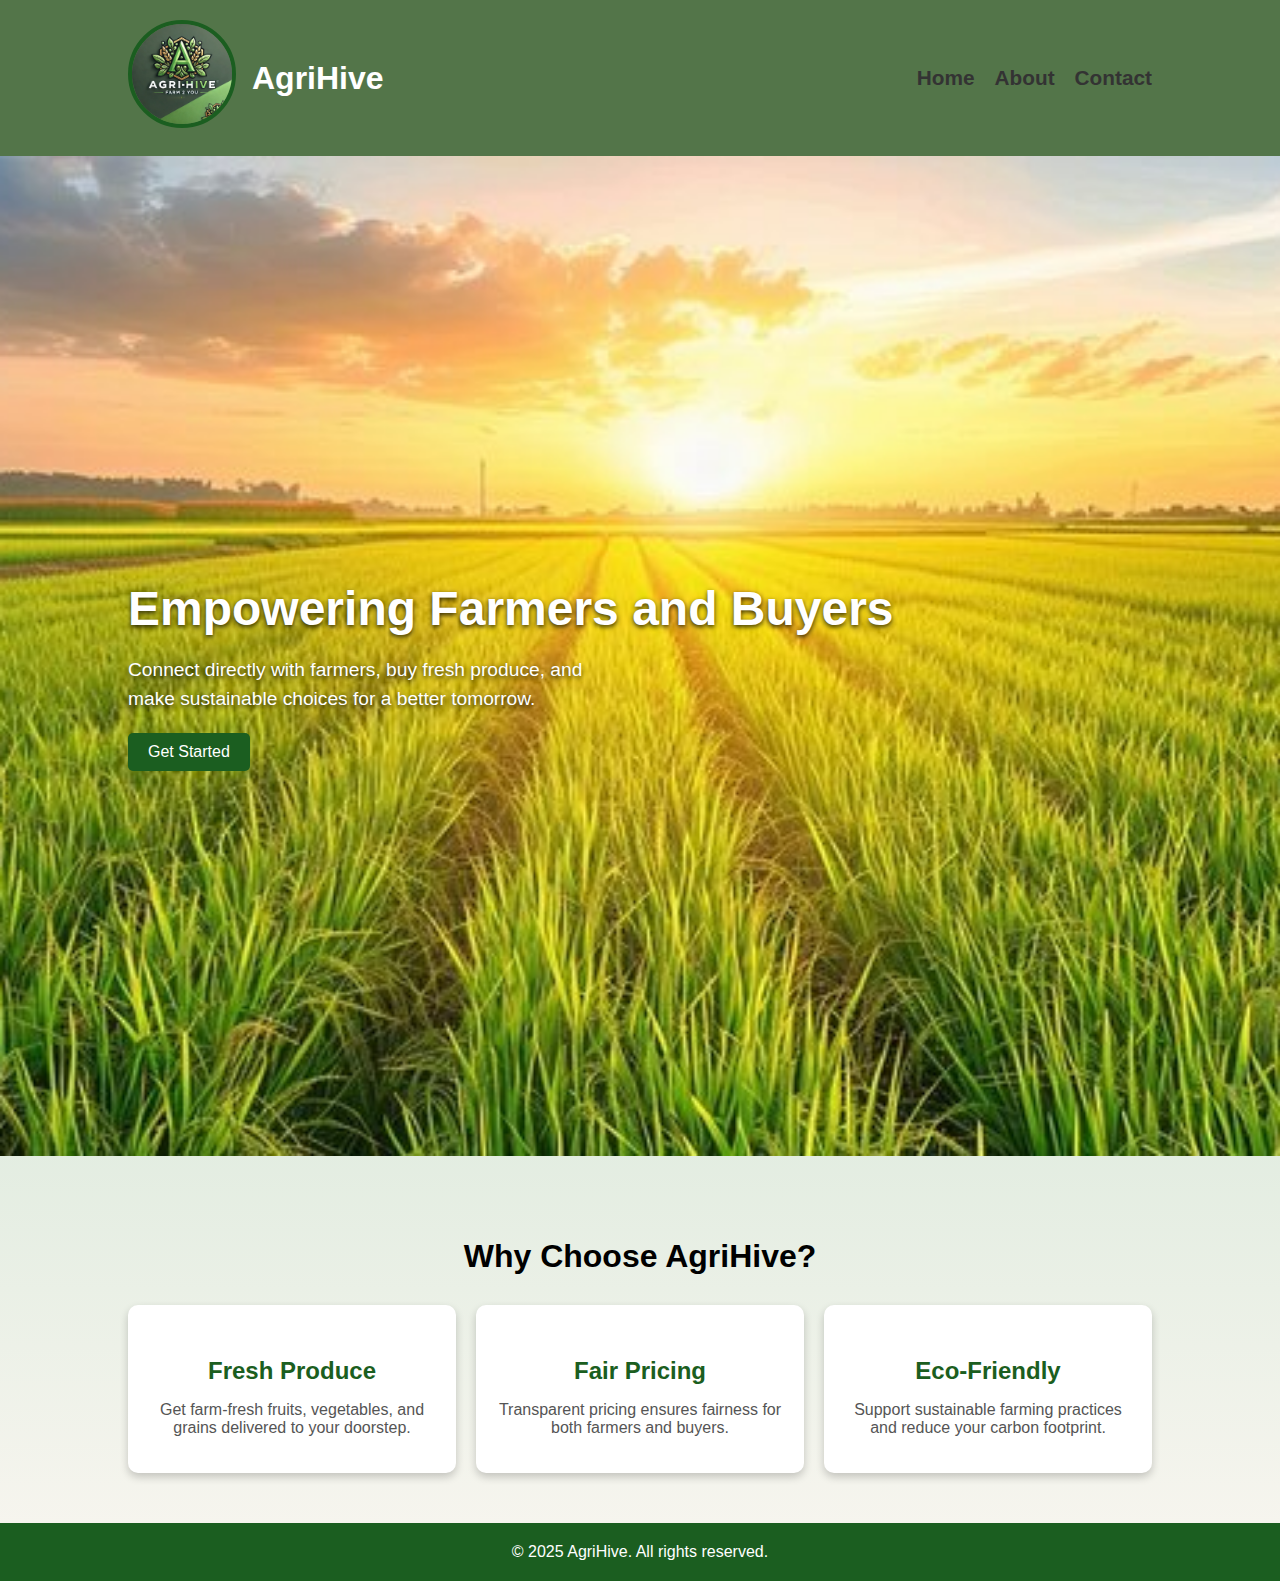
<file: index.html>
<!DOCTYPE html>
<html lang="en">
<head>
    <meta charset="UTF-8">
    <meta name="viewport" content="width=device-width, initial-scale=1.0">
    <title>Agri Marketplace</title>
    <link rel="stylesheet" href="Style.css">
</head>
<body>
    <header>
        <div class="logo">
            <img src="./images/Agrilogo.jpg">
            <h1>AgriHive</h1>
        </div>
        <nav>
            <ul>
                <li><a href="">Home</a></li>
                <li><a href="About Us.html">About</a></li>
                <li><a href="#">Contact</a></li>
            </ul>
        </nav>
    </header>

    <div class="hero">

        <div class="hero-text">
            
            <h2>Empowering Farmers and Buyers</h2>
            <p>Connect directly with farmers, buy fresh produce, and make sustainable choices for a better tomorrow.</p>
            <button class="btn">Get Started</button>
        </div>
    </div>

    <section class="features">
        <h3>Why Choose AgriHive?</h3>
        <div class="feature-cards">
            <div class="feature-card">
                <h4>Fresh Produce</h4>
                <p>Get farm-fresh fruits, vegetables, and grains delivered to your doorstep.</p>
            </div>
            <div class="feature-card">
                <h4>Fair Pricing</h4>
                <p>Transparent pricing ensures fairness for both farmers and buyers.</p>
            </div>
            <div class="feature-card">
                <h4>Eco-Friendly</h4>
                <p>Support sustainable farming practices and reduce your carbon footprint.</p>
            </div>
        </div>
    </section>

    <footer>
        &copy; 2025 AgriHive. All rights reserved.
    </footer>
    <script src="script.js"></script>
</body>
</html>
</file>
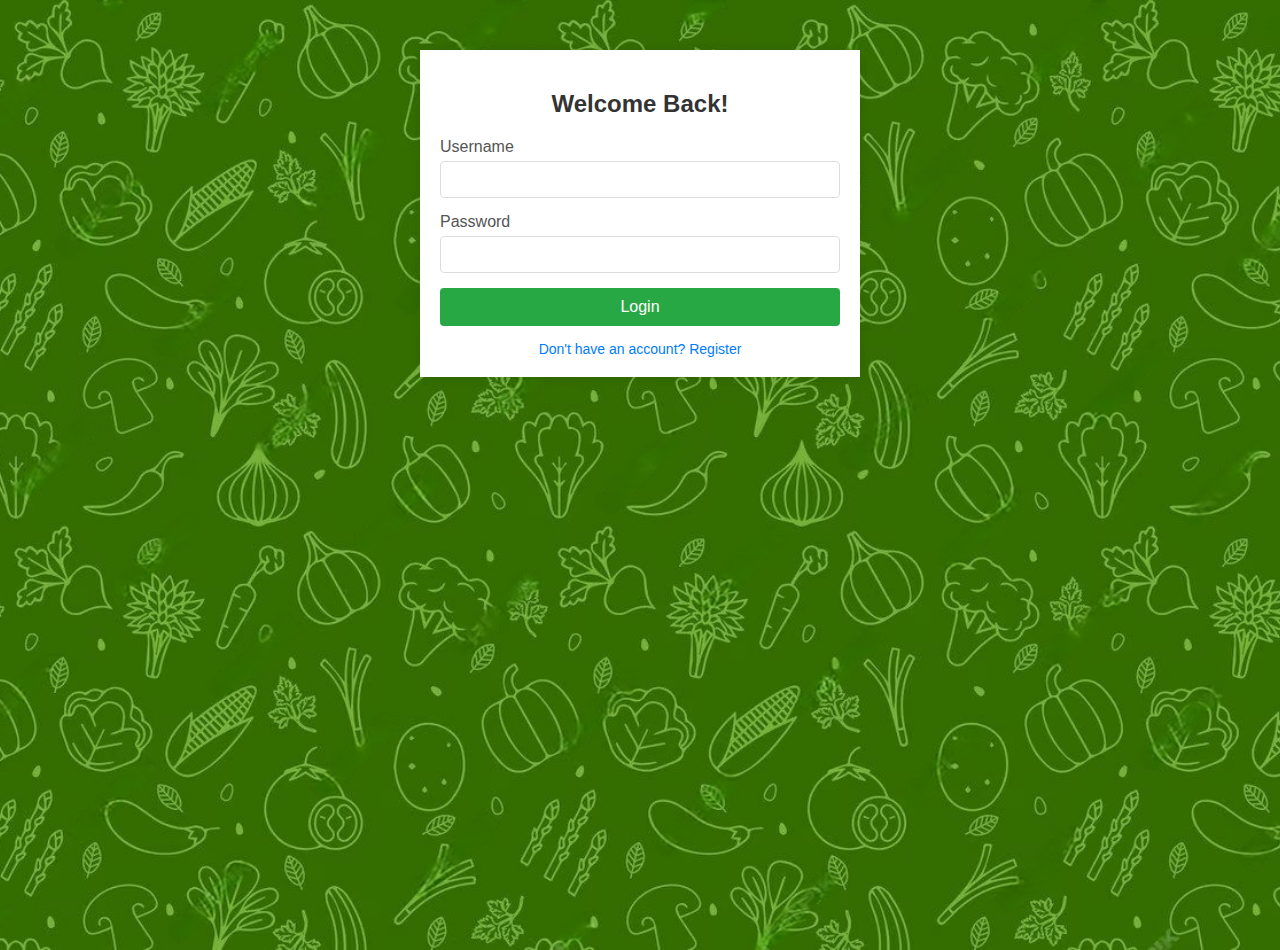
<file: costumerlogin.html>
<!DOCTYPE html>
<html lang="en">
<head>
    <meta charset="UTF-8">
    <meta name="viewport" content="width=device-width, initial-scale=1.0">
    <title>Farming Website - Customer Login</title>
    <style>
        body {
            font-family: Arial, sans-serif;
            background-color: #f4f4f4;
            margin: 0;
            padding: 0;
            height: 100vh;
            background: url('./images/wmremove-transformed\ \(1\).jpeg') center/cover no-repeat;
        }
        .container {
            max-width: 400px;
            margin: 50px auto;
            padding: 20px;
            background: #fff;
            box-shadow: 0 0 10px rgba(0, 0, 0, 0.1);
        }
        h2 {
            text-align: center;
            color: #333;
        }
        .form-group {
            margin-bottom: 15px;
        }
        .form-group label {
            display: block;
            margin-bottom: 5px;
            color: #555;
        }
        .form-group input {
            width: 100%;
            padding: 10px;
            border: 1px solid #ddd;
            border-radius: 4px;
            box-sizing: border-box;
        }
        .form-group input:focus {
            outline: none;
            border-color: #007bff;
        }
        .form-group button {
            width: 100%;
            padding: 10px;
            border: none;
            border-radius: 4px;
            background-color: #28a745;
            color: white;
            font-size: 16px;
            cursor: pointer;
        }
        .form-group button:hover {
            background-color: #218838;
        }
        .register-link {
            text-align: center;
            margin-top: 10px;
            font-size: 14px;
            color: #007bff;
        }
        .register-link a {
            text-decoration: none;
            color: #007bff;
        }
        .register-link a:hover {
            text-decoration: underline;
        }
    </style>
</head>
<body>
    <div class="container">
        <h2>Welcome Back!</h2>
        <form action="/login" method="post">
            <div class="form-group">
                <label for="username">Username</label>
                <input type="text" id="username" name="username" required>
            </div>
            <div class="form-group">
                <label for="password">Password</label>
                <input type="password" id="password" name="password" required>
            </div>
            <div class="form-group">
                <button type="submit">Login</button>
            </div>
        </form>
        <div class="register-link">
            <a href="/register">Don't have an account? Register</a>
        </div>
    </div>
</body>
</html>
</file>
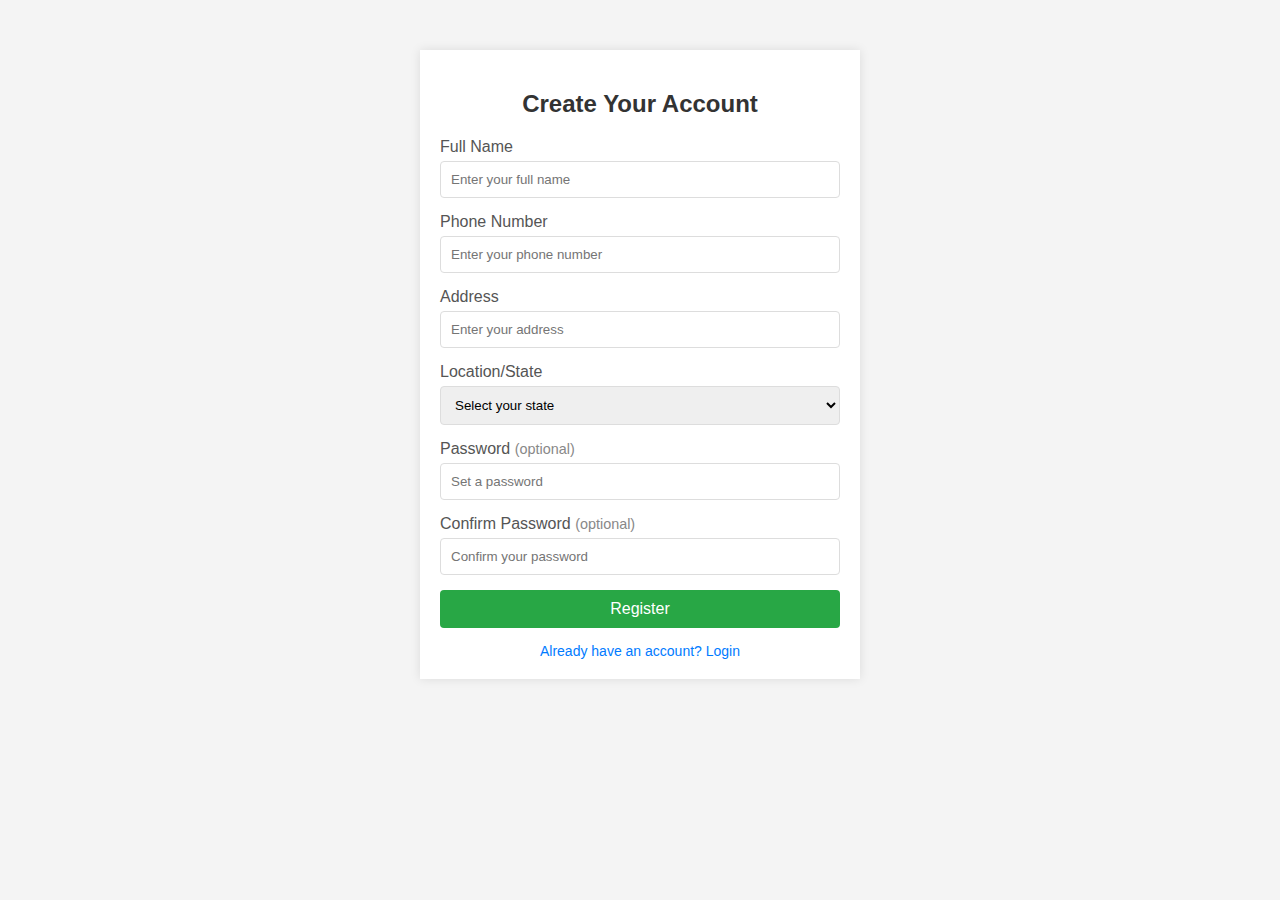
<file: costumerregister.html>
<!DOCTYPE html>
<html lang="en">
<head>
    <meta charset="UTF-8">
    <meta name="viewport" content="width=device-width, initial-scale=1.0">
    <title>Farming Website - Customer Registration</title>
    <style>
        body {
            font-family: Arial, sans-serif;
            background-color: #f4f4f4;
            margin: 0;
            padding: 0;
        }
        .container {
            max-width: 400px;
            margin: 50px auto;
            padding: 20px;
            background: #fff;
            box-shadow: 0 0 10px rgba(0, 0, 0, 0.1);
        }
        h2 {
            text-align: center;
            color: #333;
        }
        .form-group {
            margin-bottom: 15px;
        }
        .form-group label {
            display: block;
            margin-bottom: 5px;
            color: #555;
        }
        .form-group input, .form-group select {
            width: 100%;
            padding: 10px;
            border: 1px solid #ddd;
            border-radius: 4px;
            box-sizing: border-box;
        }
        .form-group input:focus, .form-group select:focus {
            outline: none;
            border-color: #007bff;
        }
        .form-group button {
            width: 100%;
            padding: 10px;
            border: none;
            border-radius: 4px;
            background-color: #28a745;
            color: white;
            font-size: 16px;
            cursor: pointer;
        }
        .form-group button:hover {
            background-color: #218838;
        }
        .login-link {
            text-align: center;
            margin-top: 10px;
            font-size: 14px;
            color: #007bff;
        }
        .login-link a {
            text-decoration: none;
            color: #007bff;
        }
        .login-link a:hover {
            text-decoration: underline;
        }
        .optional {
            color: #888;
            font-size: 0.9em;
        }
    </style>
</head>
<body>
    <div class="container">
        <h2>Create Your Account</h2>
        <form action="/register" method="post">
            <!-- Name Field -->
            <div class="form-group">
                <label for="name">Full Name</label>
                <input type="text" id="name" name="name" placeholder="Enter your full name" required>
            </div>

            <!-- Phone Number Field -->
            <div class="form-group">
                <label for="phone">Phone Number</label>
                <input type="tel" id="phone" name="phone" placeholder="Enter your phone number" required>
            </div>

            <!-- Address Field -->
            <div class="form-group">
                <label for="address">Address</label>
                <input type="text" id="address" name="address" placeholder="Enter your address" required>
            </div>

            <!-- Location/State Dropdown -->
            <div class="form-group">
                <label for="state">Location/State</label>
                <select id="state" name="state" required>
                    <option value="" disabled selected>Select your state</option>
                    <option value="California">California</option>
                    <option value="Texas">Texas</option>
                    <option value="New York">New York</option>
                    <option value="Florida">Florida</option>
                    <option value="Illinois">Illinois</option>
                    <!-- Add more states as needed -->
                </select>
            </div>

            <!-- Optional Password Field -->
            <div class="form-group">
                <label for="password">Password <span class="optional">(optional)</span></label>
                <input type="password" id="password" name="password" placeholder="Set a password">
            </div>

            <!-- Optional Confirm Password Field -->
            <div class="form-group">
                <label for="confirm-password">Confirm Password <span class="optional">(optional)</span></label>
                <input type="password" id="confirm-password" name="confirm-password" placeholder="Confirm your password">
            </div>

            <!-- Submit Button -->
            <div class="form-group">
                <button type="submit">Register</button>
            </div>
        </form>

        <!-- Link to Login Page -->
        <div class="login-link">
            <a href="/login">Already have an account? Login</a>
        </div>
    </div>

    <!-- Optional: Add JavaScript to validate password match -->
    <script>
        const form = document.querySelector('form');
        const password = document.getElementById('password');
        const confirmPassword = document.getElementById('confirm-password');

        form.addEventListener('submit', (event) => {
            if (password.value || confirmPassword.value) {
                if (password.value !== confirmPassword.value) {
                    alert('Passwords do not match. Please try again.');
                    event.preventDefault(); // Prevent form submission
                }
            }
        });
    </script>
</body>
</html>
</file>
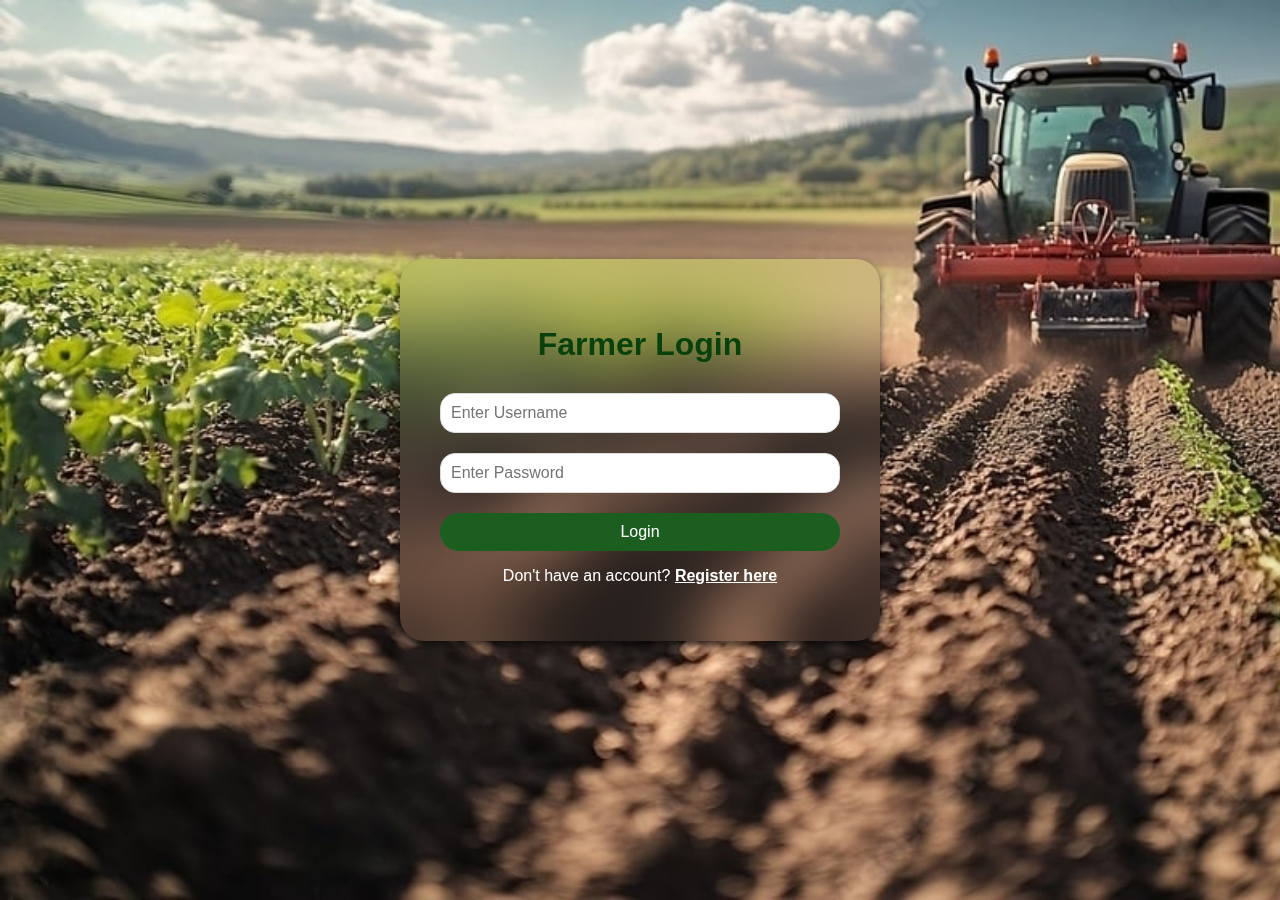
<file: farmerlogin.html>
<!DOCTYPE html>
<html lang="en">
<head>
    <meta charset="UTF-8">
    <meta name="viewport" content="width=device-width, initial-scale=1.0">
    <title>Farmer Login</title>
    <style>
        body {
            margin: 0;
            font-family: Arial, sans-serif;
            background-image: url("./images/wmremove-transformed.jpeg");
            background-repeat: no-repeat;
            background-size: cover;
            display: flex;
            justify-content: center;
            align-items: center;
            height: 100vh;
        }

        .login-container {
            background:transparent;
            padding: 40px;
            border-radius: 1.5rem;
            box-shadow: 0 4px 8px rgba(0, 0, 0, 0.616);
            text-align: center;
            width: 100%;
            max-width: 400px;
            color: white;
            backdrop-filter: blur(30px);
        }

        .login-container h2 {
            color: #08410c;
            margin-bottom: 20px;
        }

        .login-container form {
            display: flex;
            flex-direction: column;
        }

        .login-container input[type="text"],
        .login-container input[type="password"] {
            padding: 10px;
            margin: 10px 0;
            border: 1px solid #ddd;
            border-radius: 15px;
            font-size: 1rem;
        }

        .login-container button {
            padding: 10px;
            background-color: #1b5e20;
            color: white;
            border: none;
            border-radius: 20px;
            font-size: 1rem;
            cursor: pointer;
            margin-top: 10px;
        }

        .login-container button:hover {
            background-color: #2e7d32;
        }

        .profile-container {
            margin-top: 20px;
            padding: 20px;
            background-color: #f1f8e9;
            border-radius: 10px;
            box-shadow: 0 2px 5px rgba(0, 0, 0, 0.1);
        }

        .profile-container h3 {
            color: #1b5e20;
        }

        .profile-container p {
            font-size: 1.2rem;
            color: #333;
        }
        a{
            color: white;
        }

        h2{
            font-weight: bolder;
            font-size: xx-large;
        }
    </style>
</head>
<body>
    <div class="login-container">
        <h2>Farmer Login</h2>
        <form id="loginForm">
            <input type="text" id="username" placeholder="Enter Username " required>
            <input type="password" id="password" placeholder="Enter Password" required>
            <button type="button" id="loginButton">Login</button>
            <p>Don't have an account? <a href="./farmerrigister.html" id="registerLink"> <b>Register here</b></a></p>
        </form>

    </div>

    <script>
        // JavaScript to handle login
        document.getElementById("loginButton").addEventListener("click", function() {
            // Get the user inputs
            const username = document.getElementById("username").value;
            const password = document.getElementById("password").value;

            // Validate input
            if (username === "" || password === "") {
                alert("Please enter both username and password.");
                return;
            }

            // Display the profile section
            document.getElementById("profile").style.display = "block";

            // Show the username in the profile
            document.getElementById("displayUsername").textContent = username;

            // Optionally, clear the form
            document.getElementById("loginForm").reset();
        });
    </script>
</body>
</html>
</file>
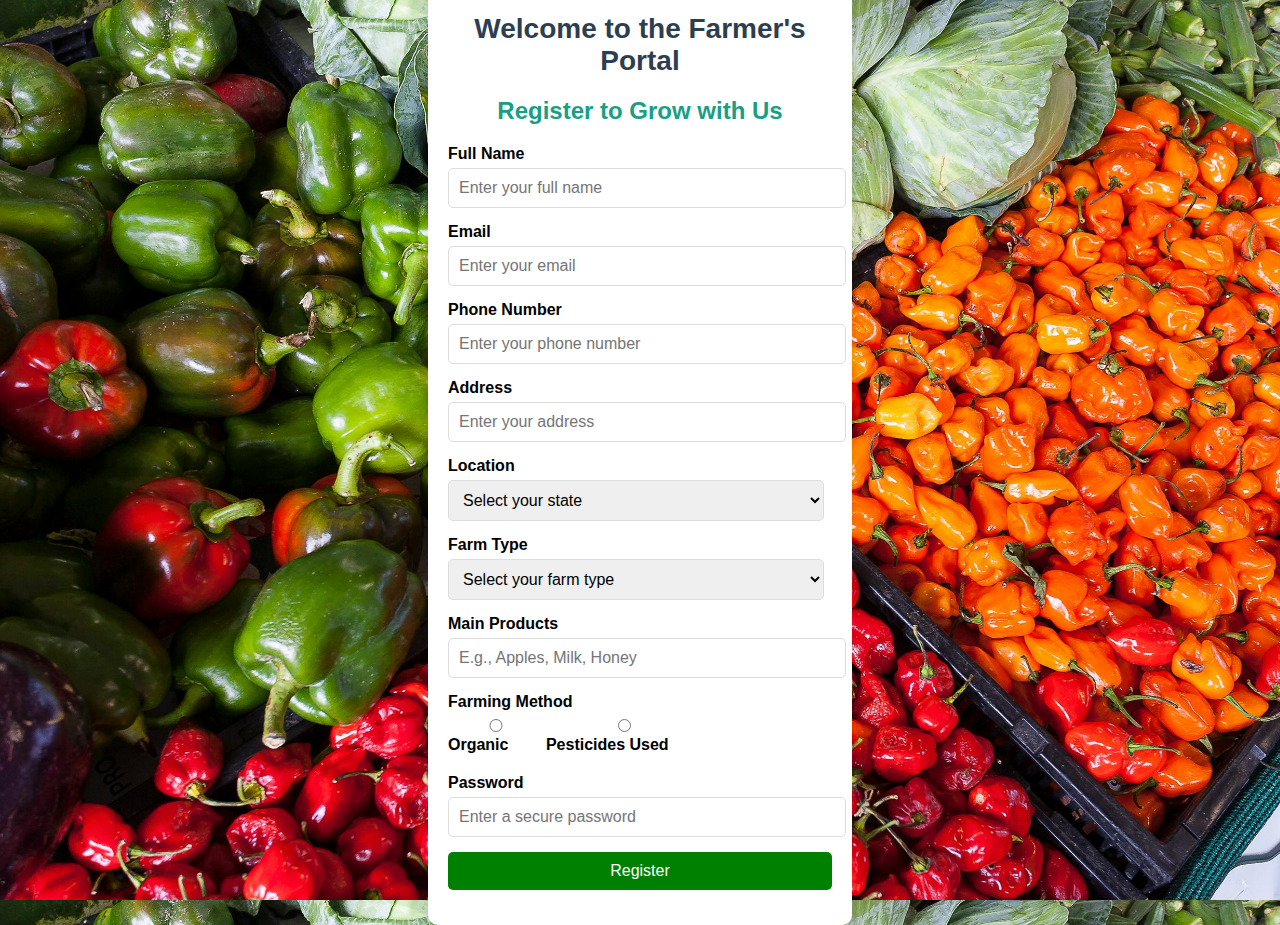
<file: farmerrigister.html>
<!DOCTYPE html>
<html lang="en">
<head>
    <meta charset="UTF-8">
    <meta name="viewport" content="width=device-width, initial-scale=1.0">
    <title>Farmer Registration</title>
    <style>
        body {
            font-family: Arial, sans-serif;
            margin: 0;
            padding: 0;
            display: flex;
            justify-content: center;
            align-items: center;
            height: 100vh;
            background-image: url("./pexels-nc-farm-bureau-mark-2252584.jpg");
            background-size:cover;
        }

        .registration-container {
            width: 100%;
            max-width: 30%;
            background: rgb(255, 255, 255);
            padding: 20px;
            border-radius: 10px;
            box-shadow: 0 4px 10px rgba(0, 0, 0, 0.1);
        }

        .registration-container h1 {
            text-align: center;
            font-size: 28px;
            color: #2c3e50;
            margin-bottom: 10px;
        }

        .registration-container h2 {
            text-align: center;
            margin-bottom: 20px;
            color: #16a085;
        }

        .form-group {
            margin-bottom: 15px;
        }

        .form-group label {
            display: block;
            margin-bottom: 5px;
            font-weight: bold;
        }

        .form-group input, .form-group select {
            width: 98%;
            padding: 10px;
            border: 1px solid #ddd;
            border-radius: 5px;
            font-size: 16px;
        }

        .form-group button {
            width: 100%;
            padding: 10px;
            background-color: green;
            color: white;
            border: none;
            border-radius: 5px;
            font-size: 16px;
            cursor: pointer;
        }

        .form-group button:hover {
            background-color: darkgreen;
        }

        .radio-group {
            display: flex;
            gap: 10px;
            align-items: center;
        }

        .radio-group input {
            margin-right: 5px;
        }
    </style>
</head>
<body>
    <div class="registration-container">
        <h1>Welcome to the Farmer's Portal</h1>
        <h2>Register to Grow with Us</h2>
        <form id="registrationForm">
            <div class="form-group">
                <label for="fullName">Full Name</label>
                <input type="text" id="fullName" name="fullName" placeholder="Enter your full name" required>
            </div>

            <div class="form-group">
                <label for="email">Email</label>
                <input type="email" id="email" name="email" placeholder="Enter your email" required>
            </div>

            <div class="form-group">
                <label for="phone">Phone Number</label>
                <input type="tel" id="phone" name="phone" placeholder="Enter your phone number" required>
            </div>

            <div class="form-group">
                <label for="address">Address</label>
                <input type="text" id="address" name="address" placeholder="Enter your address" required>
            </div>

            <div class="form-group">
                <label for="location">Location</label>
                <select id="location" name="location" required>
                    <option value="">Select your state</option>
                    <option value="Andhra Pradesh">Andhra Pradesh</option>
                    <option value="Assam">Assam</option>
                    <option value="Bihar">Bihar</option>
                    <option value="Gujarat">Gujarat</option>
                    <option value="Haryana">Haryana</option>
                    <option value="Karnataka">Karnataka</option>
                    <option value="Kerala">Kerala</option>
                    <option value="Maharashtra">Maharashtra</option>
                    <option value="Punjab">Punjab</option>
                    <option value="Rajasthan">Rajasthan</option>
                    <option value="Telangana">Telangana</option>
                    <option value="Tamil Nadu">Tamil Nadu</option>
                    <option value="Uttar Pradesh">Uttar Pradesh</option>
                    <option value="West Bengal">West Bengal</option>
                    
                </select>
            </div>

            <div class="form-group">
                <label for="farmType">Farm Type</label>
                <select id="farmType" name="farmType" required>
                    <option value="">Select your farm type</option>
                    <option value="crop">Crop Farming</option>
                    <option value="livestock">Livestock Farming</option>
                    <option value="mixed">Mixed Farming</option>
                </select>
            </div>

            <div class="form-group">
                <label for="products">Main Products</label>
                <input type="text" id="products" name="products" placeholder="E.g., Apples, Milk, Honey" required>
            </div>

            <div class="form-group">
                <label>Farming Method</label>
                <div class="radio-group">
                    <label><input type="radio" name="farmingMethod" value="organic" required> Organic</label>
                    <label><input type="radio" name="farmingMethod" value="pesticides"> Pesticides Used</label>
                </div>
            </div>

            <div class="form-group">
                <label for="password">Password</label>
                <input type="password" id="password" name="password" placeholder="Enter a secure password" required>
            </div>

            <div class="form-group">
                <button type="submit">Register</button>
            </div>
        </form>
    </div>

    <script>
        document.getElementById('registrationForm').addEventListener('submit', function(event) {
            event.preventDefault(); // Prevent form submission

            const fullName = document.getElementById('fullName').value;
            const email = document.getElementById('email').value;
            const phone = document.getElementById('phone').value;
            const address = document.getElementById('address').value;
            const location = document.getElementById('location').value;
            const farmType = document.getElementById('farmType').value;
            const products = document.getElementById('products').value;
            const farmingMethod = document.querySelector('input[name="farmingMethod"]:checked').value;
            const password = document.getElementById('password').value;

            if (fullName && email && phone && address && location && farmType && products && farmingMethod && password) {
                alert(`Registration successful for ${fullName}`);
                document.getElementById('registrationForm').reset();
            } else {
                alert('Please fill out all fields.');
            }
        });
    </script>
</body>
</html>
</file>
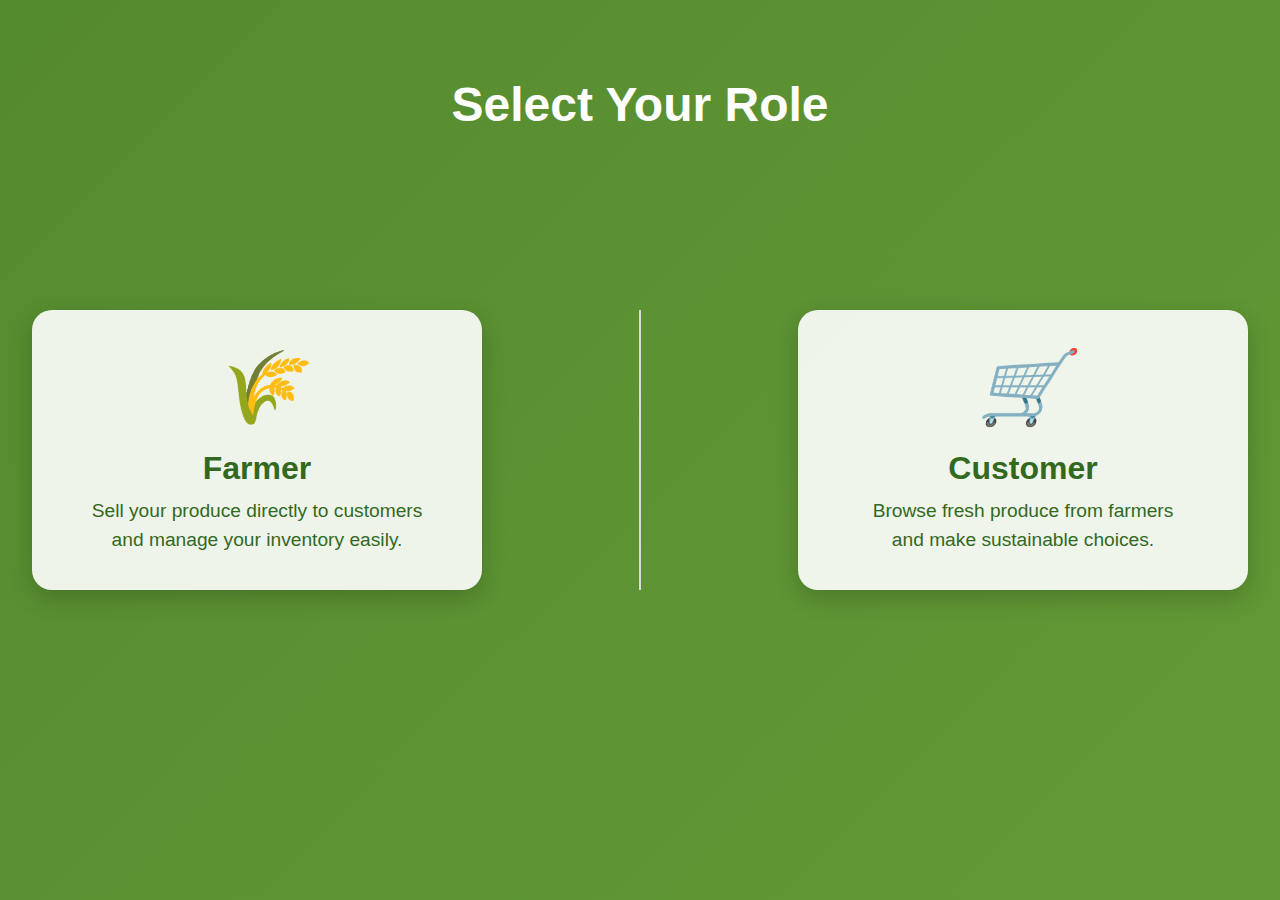
<file: portal2-1.html>
<!DOCTYPE html>
<html lang="en">

<head>
    <meta charset="UTF-8">
    <meta name="viewport" content="width=device-width, initial-scale=1.0">
    <title>Select Your Role</title>
    <style>
        /* General Reset */
        body,
        html {
            margin: 0;
            padding: 0;
            height: 100%;
            font-family: Arial, sans-serif;
            overflow: hidden;
            /* To prevent scrollbars with animation */
        }

        /* Animated Gradient Background */
        body {
            background: linear-gradient(-45deg, #4caf50, #8bc34a, #689f38, #558b2f);
            background-size: 400% 400%;
            animation: gradientAnimation 15s ease infinite;
            display: flex;
            justify-content: center;
            align-items: center;
        }

        @keyframes gradientAnimation {
            0% {
                background-position: 0% 50%;
            }

            50% {
                background-position: 100% 50%;
            }

            100% {
                background-position: 0% 50%;
            }
        }

        .container {
            display: flex;
            justify-content: space-between;
            align-items: center;
            width: 95%;
            max-width: 1400px;
            position: relative;
            z-index: 1;
            /* Ensures the tiles are above the background */
        }

        .tile {
            width: 450px;
            /* Wider tile */
            height: 280px;
            /* Slightly taller tile */
            display: flex;
            flex-direction: column;
            justify-content: center;
            align-items: center;
            background: rgba(255, 255, 255, 0.9);
            /* Semi-transparent white */
            color: #33691e;
            border-radius: 20px;
            box-shadow: 0 8px 25px rgba(0, 0, 0, 0.2);
            cursor: pointer;
            text-align: center;
            transition: transform 0.3s ease, box-shadow 0.3s ease;
        }

        .tile:hover {
            transform: translateY(-10px) scale(1.05);
            box-shadow: 0 12px 30px rgba(0, 0, 0, 0.3);
        }

        .tile i {
            font-size: 4.5rem;
            /* Larger icon */
            margin-bottom: 20px;
        }

        .tile h2 {
            font-size: 2rem;
            margin: 0 0 10px 0;
        }

        .tile p {
            font-size: 1.2rem;
            margin: 0;
            line-height: 1.5;
        }

        .partition {
            width: 2px;
            /* Thin partition */
            height: 280px;
            background: #d9d9d9;
            /* Light gray partition color */
            margin: 0 20px;
            /* Space between the partition and tiles */
        }

        h1 {
            font-size: 3rem;
            color: #ffffff;
            /* White color for contrast with background */
            text-align: center;
            margin-bottom: 50px;
            position: absolute;
            top: 5%;
            width: 100%;
            z-index: 1;
        }

        @media (max-width: 768px) {
            .container {
                flex-direction: column;
                align-items: center;
            }

            .tile {
                margin: 20px 0;
                width: 90%;
            }

            .partition {
                display: none;
                /* Hide partition on smaller screens */
            }

            .tile:hover {
                transform: translateY(-5px) scale(1.03);
            }
        }

        a{
            text-decoration: none;
        }
    </style>
</head>

<body>
    <h1>Select Your Role</h1>
    <div class="container">
        <!-- Farmer Tile -->
        <a href="./farmerlogin.html">
            <div class="tile farmer">
                <i>🌾</i>
                <h2>Farmer</h2>
                <p>Sell your produce directly to customers<br>and manage your inventory easily.</p>
            </div>
        </a>

        <!-- Partition -->
        <div class="partition"></div>

        <!-- Customer Tile -->
        <div class="tile customer">
            <i>🛒</i>
            <h2>Customer</h2>
            <p>Browse fresh produce from farmers<br>and make sustainable choices.</p>
        </div>
    </div>
</body>

</html>
</file>
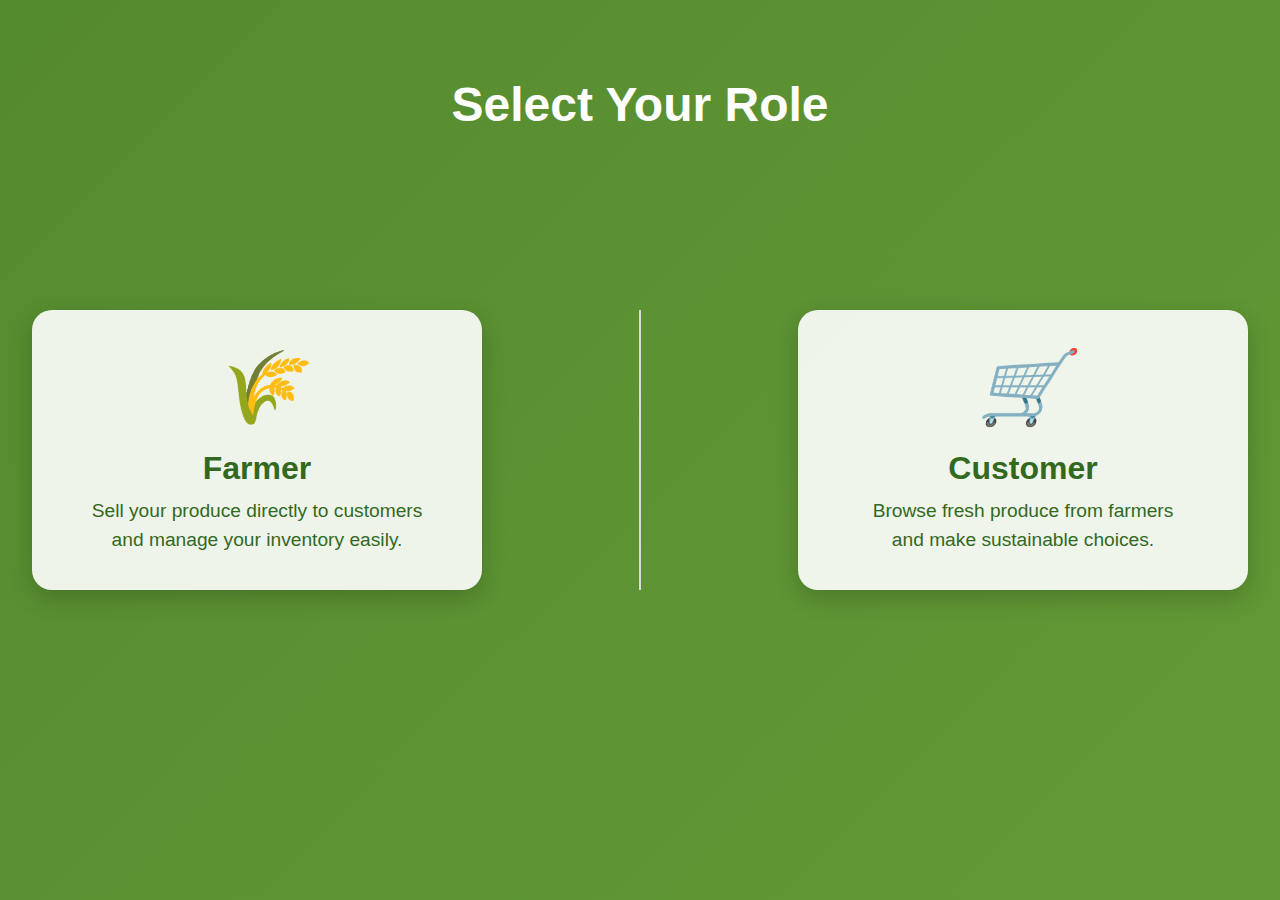
<file: Role.html>
<!DOCTYPE html>
<html lang="en">

<head>
    <meta charset="UTF-8">
    <meta name="viewport" content="width=device-width, initial-scale=1.0">
    <title>Select Your Role</title>
    <style>
        
        body,
        html {
            margin: 0;
            padding: 0;
            height: 100%;
            font-family: Arial, sans-serif;
            overflow: hidden;
        }

        
        body {
            background: linear-gradient(-45deg, #4caf50, #8bc34a, #689f38, #558b2f);
            background-size: 400% 400%;
            animation: gradientAnimation 15s ease infinite;
            display: flex;
            justify-content: center;
            align-items: center;
        }

        @keyframes gradientAnimation {
            0% {
                background-position: 0% 50%;
            }

            50% {
                background-position: 100% 50%;
            }

            100% {
                background-position: 0% 50%;
            }
        }

        .container {
            display: flex;
            justify-content: space-between;
            align-items: center;
            width: 95%;
            max-width: 1400px;
            position: relative;
            z-index: 1;
            
        }

        .tile {
            width: 450px;
            height: 280px;
            display: flex;
            flex-direction: column;
            justify-content: center;
            align-items: center;
            background: rgba(255, 255, 255, 0.9);
            
            color: #33691e;
            border-radius: 20px;
            box-shadow: 0 8px 25px rgba(0, 0, 0, 0.2);
            cursor: pointer;
            text-align: center;
            transition: transform 0.3s ease, box-shadow 0.3s ease;
        }

        .tile:hover {
            transform: translateY(-10px) scale(1.05);
            box-shadow: 0 12px 30px rgba(0, 0, 0, 0.3);
        }

        .tile i {
            font-size: 4.5rem;
            
            margin-bottom: 20px;
        }

        .tile h2 {
            font-size: 2rem;
            margin: 0 0 10px 0;
        }

        .tile p {
            font-size: 1.2rem;
            margin: 0;
            line-height: 1.5;
        }

        .partition {
            width: 2px;
            
            height: 280px;
            background: #d9d9d9;
            
            margin: 0 20px;
            
        }

        h1 {
            font-size: 3rem;
            color: #ffffff;
            /* White color for contrast with background */
            text-align: center;
            margin-bottom: 50px;
            position: absolute;
            top: 5%;
            width: 100%;
            z-index: 1;
        }

        @media (max-width: 768px) {
            .container {
                flex-direction: column;
                align-items: center;
            }

            .tile {
                margin: 20px 0;
                width: 90%;
            }

            .partition {
                display: none;
                /* Hide partition on smaller screens */
            }

            .tile:hover {
                transform: translateY(-5px) scale(1.03);
            }
        }

        a{
            text-decoration: none;
        }
    </style>
</head>

<body>
    <h1>Select Your Role</h1>
    <div class="container">
        <!-- Farmer Tile -->
        <a href="./farmerlogin.html">
            <div class="tile farmer">
                <i>🌾</i>
                <h2>Farmer</h2>
                <p>Sell your produce directly to customers<br>and manage your inventory easily.</p>
            </div>
        </a>

        <!-- Partition -->
        <div class="partition"></div>

        <!-- Customer Tile -->
        <div class="tile customer">
            <i>🛒</i>
            <h2>Customer</h2>
            <p>Browse fresh produce from farmers<br>and make sustainable choices.</p>
        </div>
    </div>
</body>

</html>
</file>
<file: Style.css>
body {
    margin: 0;
    font-family: Arial, sans-serif;
    background: linear-gradient(to bottom, #a8d5ba, #f9f6f0);
    overflow-x: hidden;
}

.logo img{
    height: 100px;
    width: 100px;
    margin-bottom: 0.5rem;
    display: flex;
    border: #1b5e20 solid 0.3rem;
    border-radius: 5rem;

}
.logo{
    display: flex;
    gap: 1rem;
    align-items: center;
}
header {
    display: flex;
    justify-content: space-between;
    align-items: center;
    padding: 20px 10%;
    background-color:#537549;
    box-shadow: 0 4px 8px rgba(0, 0, 0, 0.1);
}

header h1 {
    color: #ffff;
    font-size: 2rem;
}

nav ul {
    list-style: none;
    display: flex;
    gap: 20px;
}

nav ul li {
    font-size: 1.3rem;
}

nav ul li a {
    text-decoration: none;
    color: #333;
    font-weight: bold;
    transition: color 0.3s ease;
}

nav ul li a:hover {
    color: #ffff;
}

.hero {
    display: flex;
    align-items: center;
    justify-content: space-between;
    padding: 50px 10%;
    background: url("./images/back.jpg") center/cover no-repeat;
    color: white;
    text-shadow: 0 2px 5px rgba(0, 0, 0, 0.8);
    height: 100vh;
}

.hero img{
    border-radius: 1rem;
    height: 500px;
    width: 1200px;
}

.hero h2 {
    font-size: 3rem;
    margin-bottom: 20px;
}

.hero p {
    font-size: 1.2rem;
    line-height: 1.5;
    max-width: 500px;
}

.hero button {
    padding: 10px 20px;
    background-color: #1b5e20;
    color: white;
    border: none;
    font-size: 1rem;
    border-radius: 5px;
    cursor: pointer;
    transition: transform 0.3s ease;
}

.hero button:hover {
    transform: scale(1.1);
}

.features {
    text-align: center;
    padding: 50px 10%;
}

.features h3 {
    font-size: 2rem;
    margin-bottom: 30px;
}

.feature-cards {
    display: flex;
    justify-content: space-around;
    gap: 20px;
}

.feature-card {
    background-color: white;
    padding: 20px;
    border-radius: 10px;
    box-shadow: 0 4px 8px rgba(0, 0, 0, 0.2);
    transition: transform 0.3s ease;
    width: 30%;
}

.feature-card:hover {
    transform: translateY(-10px);
}

.feature-card h4 {
    font-size: 1.5rem;
    margin-bottom: 10px;
    color: #1b5e20;
}

.feature-card p {
    font-size: 1rem;
    color: #555;
}

footer {
    text-align: center;
    padding: 20px;
    background-color: #1b5e20;
    color: white;
    font-size: 1rem;
}

/* Animations */
.hero-text {
    animation: fadeIn 2s ease;
}

@keyframes fadeIn {
    0% {
        opacity: 0;
        transform: translateY(20px);
    }
    100% {
        opacity: 1;
        transform: translateY(0);
    }
}

.feature-cards {
    animation: slideIn 1.5s ease;
}

@keyframes slideIn {
    0% {
        opacity: 0;
        transform: translateX(-50px);
    }
    100% {
        opacity: 1;
        transform: translateX(0);
    }
}
</file>
